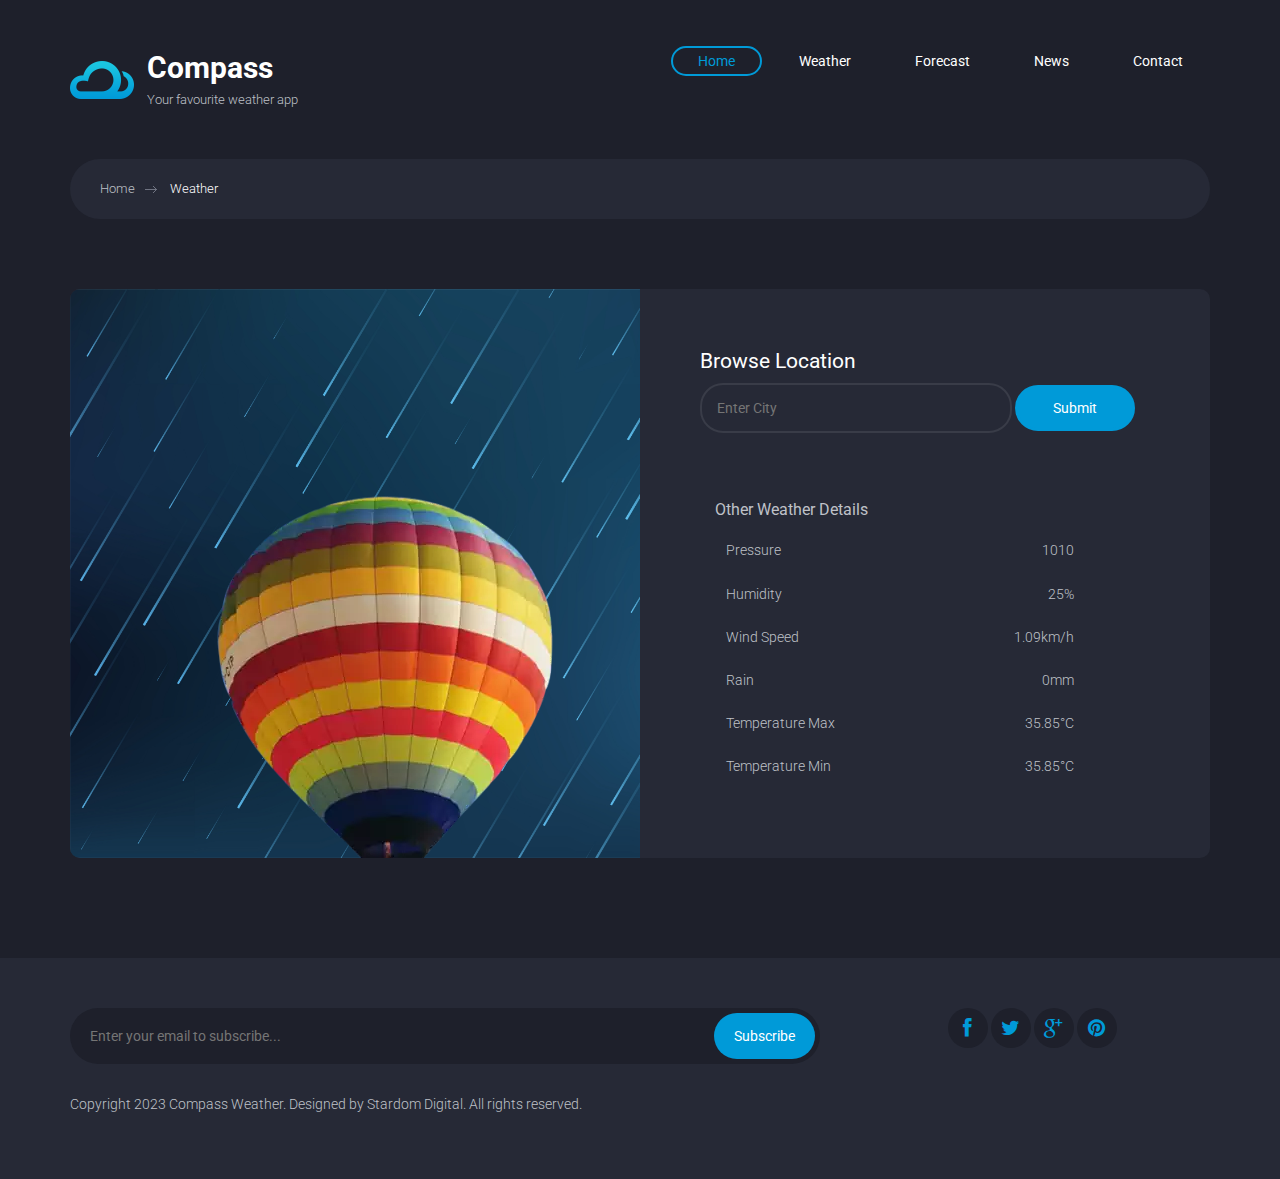
<file: weather.html>
<!DOCTYPE html>
<html lang="en">

<head>
	<meta charset="UTF-8">
	<meta http-equiv="X-UA-Compatible" content="IE=edge">
	<meta name="viewport" content="width=device-width, initial-scale=1.0,maximum-scale=1">

	<title>Compass Weather App</title>

	<!-- Loading third party fonts -->
	<link href="http://fonts.googleapis.com/css?family=Roboto:300,400,700|" rel="stylesheet" type="text/css">
	<link href="fonts/font-awesome.min.css" rel="stylesheet" type="text/css">

	<!-- Loading main css file -->
	<link rel="stylesheet" href="style.css">

	<!--[if lt IE 9]>
		<script src="js/ie-support/html5.js"></script>
		<script src="js/ie-support/respond.js"></script>
		<![endif]-->

</head>


<body>

	<div class="site-content">
		<div class="site-header">
			<div class="container">
				<a href="index.html" class="branding">
					<img src="images/logo.png" alt="" class="logo">
					<div class="logo-type">
						<h1 class="site-title">Compass</h1>
						<small class="site-description">Your favourite weather app</small>
					</div>
				</a>

				<!-- Default snippet for navigation -->
				<div class="main-navigation">
					<button type="button" class="menu-toggle"><i class="fa fa-bars"></i></button>
					<ul class="menu">
						<li class="menu-item current-menu-item"><a href="index.html">Home</a></li>
						<li class="menu-item"><a href="weather.html">Weather</a></li>
						<li class="menu-item"><a href="forecast.html">Forecast</a></li>
						<li class="menu-item"><a href="news.html">News</a></li>
						<li class="menu-item"><a href="contact.html">Contact</a></li>
					</ul> <!-- .menu -->
				</div> <!-- .main-navigation -->

				<div class="mobile-navigation"></div>

			</div>
		</div> <!-- .site-header -->

			<main class="main-content">
				<div class="container">
					<div class="breadcrumb">
						<a href="index.html">Home</a>
						<span>Weather</span>
					</div>
				</div>
<!-- 
				background-image: linear-gradient(#2196F3, #81D4FA);
				padding: 30px 20px 30px 50px; -->
				<div class="fullwidth-block">
					<div class="container">
						<div class="row">
							<div class="col-md-12">
								<div class="photo">
									<div class="photo-preview photo-detail">
										<img src="images/baloon.webp" alt="">
										<h1>35.85°C</h1>
										<h2>ADO-EKITI</h2>
										<p>Wed Mar 29 2023 12:50:14 GMT+0100 (West Africa Standard Time)</small>
										<img src="images/Cloud.png" alt="cloudy">
									</div>
									<div class="photo-details">
										<h2 class="photo-title"><a href="#">Browse Location</a></h2>
										<input class="wea-input" type="text" placeholder="Enter City">
										<button class="wea-btn">Submit</button>
										<div class="weather-info col-md-10">
											<h3 class="photo-title">Other Weather Details</h3>
											<ul>
												<li>Pressure <span>1010</span></li>
												<li>Humidity <span>25%</span></li>
												<li>Wind Speed <span>1.09km/h</span></li>
												<li>Rain <span>0mm</span></li>
												<li>Temperature Max <span>35.85°C</span></li>
												<li>Temperature Min <span>35.85°C</span></li>
											</ul>
										</div>
									</div>
								</div>
							</div>
						</div>
					</div>
				</div>
				
			</main> <!-- .main-content -->

			<footer class="site-footer">
				<div class="container">
					<div class="row">
						<div class="col-md-8">
							<form action="#" class="subscribe-form">
								<input type="text" placeholder="Enter your email to subscribe...">
								<input type="submit" value="Subscribe">
							</form>
						</div>
						<div class="col-md-3 col-md-offset-1">
							<div class="social-links">
								<a href="#"><i class="fa fa-facebook"></i></a>
								<a href="#"><i class="fa fa-twitter"></i></a>
								<a href="#"><i class="fa fa-google-plus"></i></a>
								<a href="#"><i class="fa fa-pinterest"></i></a>
							</div>
						</div>
					</div>

					<p class="colophon">Copyright 2023 Compass Weather. Designed by Stardom Digital. All rights reserved.</p>
				</div>
			</footer> <!-- .site-footer -->
		</div>
		
		<script src="js/jquery-1.11.1.min.js"></script>
		<script src="js/plugins.js"></script>
		<script src="js/app.js"></script>
		
	</body>

</html>
</file>
<file: style.css>
/*!
 * Project_Name: Weather
 * Author: Themezy
 * Email: contact[at]themezy.com
 * Url: http://www.themezy.com
 */
/*=========================================== 
 * Importing CSS Libraries
 *===========================================*/
article,
aside,
details,
figcaption,
figure,
footer,
header,
hgroup,
nav,
section,
summary {
  display: block; }

audio,
canvas,
video {
  display: inline-block; }

audio:not([controls]) {
  display: none;
  height: 0; }

[hidden], template {
  display: none; }

html {
  background: #fff;
  color: #000;
  -webkit-text-size-adjust: 100%;
  -ms-text-size-adjust: 100%; }

html,
button,
input,
select,
textarea {
  font-family: sans-serif; }

body {
  margin: 0; }

a {
  background: transparent; }
  a:focus {
    outline: thin dotted; }
  a:hover, a:active {
    outline: 0; }

h1 {
  font-size: 2em;
  margin: 0.67em 0; }

h2 {
  font-size: 1.5em;
  margin: 0.83em 0; }

h3 {
  font-size: 1.17em;
  margin: 1em 0; }

h4 {
  font-size: 1em;
  margin: 1.33em 0; }

h5 {
  font-size: 0.83em;
  margin: 1.67em 0; }

h6 {
  font-size: 0.75em;
  margin: 2.33em 0; }

abbr[title] {
  border-bottom: 1px dotted; }

b,
strong {
  font-weight: bold; }

dfn {
  font-style: italic; }

mark {
  background: #ff0;
  color: #000; }

code,
kbd,
pre,
samp {
  font-family: monospace, serif;
  font-size: 1em; }

pre {
  white-space: pre;
  white-space: pre-wrap;
  word-wrap: break-word; }

q {
  quotes: "\201C" "\201D" "\2018" "\2019"; }

q:before,
q:after {
  content: '';
  content: none; }

small {
  font-size: 80%; }

sub,
sup {
  font-size: 75%;
  line-height: 0;
  position: relative;
  vertical-align: baseline; }

sup {
  top: -0.5em; }

sub {
  bottom: -0.25em; }

img {
  border: 0; }

svg:not(:root) {
  overflow: hidden; }

figure {
  margin: 0; }

fieldset {
  border: 1px solid #c0c0c0;
  margin: 0 2px;
  padding: 0.35em 0.625em 0.75em; }

legend {
  border: 0;
  padding: 0;
  white-space: normal; }

button,
input,
select,
textarea {
  font-family: inherit;
  font-size: 100%;
  margin: 0;
  vertical-align: baseline; }

button,
input {
  line-height: normal; }

button,
select {
  text-transform: none; }

button,
html input[type="button"],
input[type="reset"],
input[type="submit"] {
  -webkit-appearance: button;
  cursor: pointer; }

button[disabled],
input[disabled] {
  cursor: default; }

input[type="checkbox"],
input[type="radio"] {
  box-sizing: border-box;
  padding: 0; }

input[type="search"] {
  -webkit-appearance: textfield;
  box-sizing: content-box; }

input[type="search"]::-webkit-search-cancel-button,
input[type="search"]::-webkit-search-decoration {
  -webkit-appearance: none; }

button::-moz-focus-inner, input::-moz-focus-inner {
  border: 0;
  padding: 0; }

textarea {
  overflow: auto;
  vertical-align: top; }

table {
  border-collapse: collapse;
  border-spacing: 0; }

*, *:before, *:after {
  box-sizing: border-box; }

/*
 * Global Styles
 */
html {
  font-size: 14px; }

body {
  color: #bfc1c8;
  font-family: "Roboto", "Open Sans", sans-serif;
  font-size: 14px;
  font-weight: 300;
  line-height: 1.5;
  background: #1e202b; }

h1, h2, h3, h4, h5, h6 {
  font-weight: 700;
  margin: 0 0 20px;
  line-height: normal; }

hr {
  border: none;
  border-bottom: 1px solid #777; }

ul, ol {
  margin: 0;
  padding-left: 0; }

a {
  text-decoration: none;
  color: #009ad8; }

address {
  font-style: normal; }

p {
  margin-top: 0; }

form input, form textarea, form select {
  outline: none;
  border: none;
  padding: 10px;
  border-radius: 30px; }
form select {
  -webkit-appearance: none;
  -moz-appearance: none;
  appearance: none; }
form textarea {
  resize: vertical; }

/*
 * Reusable Components Style
 */
.button, form input[type="submit"], form button, form input[type="reset"] {
  border: none;
  background: #009ad8;
  padding: 10px 20px;
  border-radius: 30px;
  color: white; }

.map {
  height: 220px; }

.container {
  margin-right: auto;
  margin-left: auto;
  padding-left: 15px;
  padding-right: 15px;
  *zoom: 1; }
  .container:after {
    content: " ";
    clear: both;
    display: block;
    overflow: hidden;
    height: 0; }
  @media (min-width: 768px) {
    .container {
      width: 750px; } }
  @media (min-width: 992px) {
    .container {
      width: 970px; } }
  @media (min-width: 1200px) {
    .container {
      width: 1170px; } }

.container-fluid {
  margin-right: auto;
  margin-left: auto;
  padding-left: 15px;
  padding-right: 15px;
  *zoom: 1; }
  .container-fluid:after {
    content: " ";
    clear: both;
    display: block;
    overflow: hidden;
    height: 0; }

.row {
  margin-left: -15px;
  margin-right: -15px;
  *zoom: 1; }
  .row:after {
    content: " ";
    clear: both;
    display: block;
    overflow: hidden;
    height: 0; }

.col-xs-1, .col-sm-1, .col-md-1, .col-lg-1, .col-xs-2, .col-sm-2, .col-md-2, .col-lg-2, .col-xs-3, .col-sm-3, .col-md-3, .col-lg-3, .col-xs-4, .col-sm-4, .col-md-4, .col-lg-4, .col-xs-5, .col-sm-5, .col-md-5, .col-lg-5, .col-xs-6, .col-sm-6, .col-md-6, .col-lg-6, .col-xs-7, .col-sm-7, .col-md-7, .col-lg-7, .col-xs-8, .col-sm-8, .col-md-8, .col-lg-8, .col-xs-9, .col-sm-9, .col-md-9, .col-lg-9, .col-xs-10, .col-sm-10, .col-md-10, .col-lg-10, .col-xs-11, .col-sm-11, .col-md-11, .col-lg-11, .col-xs-12, .col-sm-12, .col-md-12, .col-lg-12 {
  position: relative;
  min-height: 1px;
  padding-left: 15px;
  padding-right: 15px; }

.col-xs-1, .col-xs-2, .col-xs-3, .col-xs-4, .col-xs-5, .col-xs-6, .col-xs-7, .col-xs-8, .col-xs-9, .col-xs-10, .col-xs-11, .col-xs-12 {
  float: left; }

.col-xs-1 {
  width: 8.3333333333%; }

.col-xs-2 {
  width: 16.6666666667%; }

.col-xs-3 {
  width: 25%; }

.col-xs-4 {
  width: 33.3333333333%; }

.col-xs-5 {
  width: 41.6666666667%; }

.col-xs-6 {
  width: 50%; }

.col-xs-7 {
  width: 58.3333333333%; }

.col-xs-8 {
  width: 66.6666666667%; }

.col-xs-9 {
  width: 75%; }

.col-xs-10 {
  width: 83.3333333333%; }

.col-xs-11 {
  width: 91.6666666667%; }

.col-xs-12 {
  width: 100%; }

.col-xs-pull-0 {
  right: auto; }

.col-xs-pull-1 {
  right: 8.3333333333%; }

.col-xs-pull-2 {
  right: 16.6666666667%; }

.col-xs-pull-3 {
  right: 25%; }

.col-xs-pull-4 {
  right: 33.3333333333%; }

.col-xs-pull-5 {
  right: 41.6666666667%; }

.col-xs-pull-6 {
  right: 50%; }

.col-xs-pull-7 {
  right: 58.3333333333%; }

.col-xs-pull-8 {
  right: 66.6666666667%; }

.col-xs-pull-9 {
  right: 75%; }

.col-xs-pull-10 {
  right: 83.3333333333%; }

.col-xs-pull-11 {
  right: 91.6666666667%; }

.col-xs-pull-12 {
  right: 100%; }

.col-xs-push-0 {
  left: auto; }

.col-xs-push-1 {
  left: 8.3333333333%; }

.col-xs-push-2 {
  left: 16.6666666667%; }

.col-xs-push-3 {
  left: 25%; }

.col-xs-push-4 {
  left: 33.3333333333%; }

.col-xs-push-5 {
  left: 41.6666666667%; }

.col-xs-push-6 {
  left: 50%; }

.col-xs-push-7 {
  left: 58.3333333333%; }

.col-xs-push-8 {
  left: 66.6666666667%; }

.col-xs-push-9 {
  left: 75%; }

.col-xs-push-10 {
  left: 83.3333333333%; }

.col-xs-push-11 {
  left: 91.6666666667%; }

.col-xs-push-12 {
  left: 100%; }

.col-xs-offset-0 {
  margin-left: 0%; }

.col-xs-offset-1 {
  margin-left: 8.3333333333%; }

.col-xs-offset-2 {
  margin-left: 16.6666666667%; }

.col-xs-offset-3 {
  margin-left: 25%; }

.col-xs-offset-4 {
  margin-left: 33.3333333333%; }

.col-xs-offset-5 {
  margin-left: 41.6666666667%; }

.col-xs-offset-6 {
  margin-left: 50%; }

.col-xs-offset-7 {
  margin-left: 58.3333333333%; }

.col-xs-offset-8 {
  margin-left: 66.6666666667%; }

.col-xs-offset-9 {
  margin-left: 75%; }

.col-xs-offset-10 {
  margin-left: 83.3333333333%; }

.col-xs-offset-11 {
  margin-left: 91.6666666667%; }

.col-xs-offset-12 {
  margin-left: 100%; }

@media (min-width: 768px) {
  .col-sm-1, .col-sm-2, .col-sm-3, .col-sm-4, .col-sm-5, .col-sm-6, .col-sm-7, .col-sm-8, .col-sm-9, .col-sm-10, .col-sm-11, .col-sm-12 {
    float: left; }

  .col-sm-1 {
    width: 8.3333333333%; }

  .col-sm-2 {
    width: 16.6666666667%; }

  .col-sm-3 {
    width: 25%; }

  .col-sm-4 {
    width: 33.3333333333%; }

  .col-sm-5 {
    width: 41.6666666667%; }

  .col-sm-6 {
    width: 50%; }

  .col-sm-7 {
    width: 58.3333333333%; }

  .col-sm-8 {
    width: 66.6666666667%; }

  .col-sm-9 {
    width: 75%; }

  .col-sm-10 {
    width: 83.3333333333%; }

  .col-sm-11 {
    width: 91.6666666667%; }

  .col-sm-12 {
    width: 100%; }

  .col-sm-pull-0 {
    right: auto; }

  .col-sm-pull-1 {
    right: 8.3333333333%; }

  .col-sm-pull-2 {
    right: 16.6666666667%; }

  .col-sm-pull-3 {
    right: 25%; }

  .col-sm-pull-4 {
    right: 33.3333333333%; }

  .col-sm-pull-5 {
    right: 41.6666666667%; }

  .col-sm-pull-6 {
    right: 50%; }

  .col-sm-pull-7 {
    right: 58.3333333333%; }

  .col-sm-pull-8 {
    right: 66.6666666667%; }

  .col-sm-pull-9 {
    right: 75%; }

  .col-sm-pull-10 {
    right: 83.3333333333%; }

  .col-sm-pull-11 {
    right: 91.6666666667%; }

  .col-sm-pull-12 {
    right: 100%; }

  .col-sm-push-0 {
    left: auto; }

  .col-sm-push-1 {
    left: 8.3333333333%; }

  .col-sm-push-2 {
    left: 16.6666666667%; }

  .col-sm-push-3 {
    left: 25%; }

  .col-sm-push-4 {
    left: 33.3333333333%; }

  .col-sm-push-5 {
    left: 41.6666666667%; }

  .col-sm-push-6 {
    left: 50%; }

  .col-sm-push-7 {
    left: 58.3333333333%; }

  .col-sm-push-8 {
    left: 66.6666666667%; }

  .col-sm-push-9 {
    left: 75%; }

  .col-sm-push-10 {
    left: 83.3333333333%; }

  .col-sm-push-11 {
    left: 91.6666666667%; }

  .col-sm-push-12 {
    left: 100%; }

  .col-sm-offset-0 {
    margin-left: 0%; }

  .col-sm-offset-1 {
    margin-left: 8.3333333333%; }

  .col-sm-offset-2 {
    margin-left: 16.6666666667%; }

  .col-sm-offset-3 {
    margin-left: 25%; }

  .col-sm-offset-4 {
    margin-left: 33.3333333333%; }

  .col-sm-offset-5 {
    margin-left: 41.6666666667%; }

  .col-sm-offset-6 {
    margin-left: 50%; }

  .col-sm-offset-7 {
    margin-left: 58.3333333333%; }

  .col-sm-offset-8 {
    margin-left: 66.6666666667%; }

  .col-sm-offset-9 {
    margin-left: 75%; }

  .col-sm-offset-10 {
    margin-left: 83.3333333333%; }

  .col-sm-offset-11 {
    margin-left: 91.6666666667%; }

  .col-sm-offset-12 {
    margin-left: 100%; } }
@media (min-width: 992px) {
  .col-md-1, .col-md-2, .col-md-3, .col-md-4, .col-md-5, .col-md-6, .col-md-7, .col-md-8, .col-md-9, .col-md-10, .col-md-11, .col-md-12 {
    float: left; }

  .col-md-1 {
    width: 8.3333333333%; }

  .col-md-2 {
    width: 16.6666666667%; }

  .col-md-3 {
    width: 25%; }

  .col-md-4 {
    width: 33.3333333333%; }

  .col-md-5 {
    width: 41.6666666667%; }

  .col-md-6 {
    width: 50%; }

  .col-md-7 {
    width: 58.3333333333%; }

  .col-md-8 {
    width: 66.6666666667%; }

  .col-md-9 {
    width: 75%; }

  .col-md-10 {
    width: 83.3333333333%; }

  .col-md-11 {
    width: 91.6666666667%; }

  .col-md-12 {
    width: 100%; }

  .col-md-pull-0 {
    right: auto; }

  .col-md-pull-1 {
    right: 8.3333333333%; }

  .col-md-pull-2 {
    right: 16.6666666667%; }

  .col-md-pull-3 {
    right: 25%; }

  .col-md-pull-4 {
    right: 33.3333333333%; }

  .col-md-pull-5 {
    right: 41.6666666667%; }

  .col-md-pull-6 {
    right: 50%; }

  .col-md-pull-7 {
    right: 58.3333333333%; }

  .col-md-pull-8 {
    right: 66.6666666667%; }

  .col-md-pull-9 {
    right: 75%; }

  .col-md-pull-10 {
    right: 83.3333333333%; }

  .col-md-pull-11 {
    right: 91.6666666667%; }

  .col-md-pull-12 {
    right: 100%; }

  .col-md-push-0 {
    left: auto; }

  .col-md-push-1 {
    left: 8.3333333333%; }

  .col-md-push-2 {
    left: 16.6666666667%; }

  .col-md-push-3 {
    left: 25%; }

  .col-md-push-4 {
    left: 33.3333333333%; }

  .col-md-push-5 {
    left: 41.6666666667%; }

  .col-md-push-6 {
    left: 50%; }

  .col-md-push-7 {
    left: 58.3333333333%; }

  .col-md-push-8 {
    left: 66.6666666667%; }

  .col-md-push-9 {
    left: 75%; }

  .col-md-push-10 {
    left: 83.3333333333%; }

  .col-md-push-11 {
    left: 91.6666666667%; }

  .col-md-push-12 {
    left: 100%; }

  .col-md-offset-0 {
    margin-left: 0%; }

  .col-md-offset-1 {
    margin-left: 8.3333333333%; }

  .col-md-offset-2 {
    margin-left: 16.6666666667%; }

  .col-md-offset-3 {
    margin-left: 25%; }

  .col-md-offset-4 {
    margin-left: 33.3333333333%; }

  .col-md-offset-5 {
    margin-left: 41.6666666667%; }

  .col-md-offset-6 {
    margin-left: 50%; }

  .col-md-offset-7 {
    margin-left: 58.3333333333%; }

  .col-md-offset-8 {
    margin-left: 66.6666666667%; }

  .col-md-offset-9 {
    margin-left: 75%; }

  .col-md-offset-10 {
    margin-left: 83.3333333333%; }

  .col-md-offset-11 {
    margin-left: 91.6666666667%; }

  .col-md-offset-12 {
    margin-left: 100%; } }
@media (min-width: 1200px) {
  .col-lg-1, .col-lg-2, .col-lg-3, .col-lg-4, .col-lg-5, .col-lg-6, .col-lg-7, .col-lg-8, .col-lg-9, .col-lg-10, .col-lg-11, .col-lg-12 {
    float: left; }

  .col-lg-1 {
    width: 8.3333333333%; }

  .col-lg-2 {
    width: 16.6666666667%; }

  .col-lg-3 {
    width: 25%; }

  .col-lg-4 {
    width: 33.3333333333%; }

  .col-lg-5 {
    width: 41.6666666667%; }

  .col-lg-6 {
    width: 50%; }

  .col-lg-7 {
    width: 58.3333333333%; }

  .col-lg-8 {
    width: 66.6666666667%; }

  .col-lg-9 {
    width: 75%; }

  .col-lg-10 {
    width: 83.3333333333%; }

  .col-lg-11 {
    width: 91.6666666667%; }

  .col-lg-12 {
    width: 100%; }

  .col-lg-pull-0 {
    right: auto; }

  .col-lg-pull-1 {
    right: 8.3333333333%; }

  .col-lg-pull-2 {
    right: 16.6666666667%; }

  .col-lg-pull-3 {
    right: 25%; }

  .col-lg-pull-4 {
    right: 33.3333333333%; }

  .col-lg-pull-5 {
    right: 41.6666666667%; }

  .col-lg-pull-6 {
    right: 50%; }

  .col-lg-pull-7 {
    right: 58.3333333333%; }

  .col-lg-pull-8 {
    right: 66.6666666667%; }

  .col-lg-pull-9 {
    right: 75%; }

  .col-lg-pull-10 {
    right: 83.3333333333%; }

  .col-lg-pull-11 {
    right: 91.6666666667%; }

  .col-lg-pull-12 {
    right: 100%; }

  .col-lg-push-0 {
    left: auto; }

  .col-lg-push-1 {
    left: 8.3333333333%; }

  .col-lg-push-2 {
    left: 16.6666666667%; }

  .col-lg-push-3 {
    left: 25%; }

  .col-lg-push-4 {
    left: 33.3333333333%; }

  .col-lg-push-5 {
    left: 41.6666666667%; }

  .col-lg-push-6 {
    left: 50%; }

  .col-lg-push-7 {
    left: 58.3333333333%; }

  .col-lg-push-8 {
    left: 66.6666666667%; }

  .col-lg-push-9 {
    left: 75%; }

  .col-lg-push-10 {
    left: 83.3333333333%; }

  .col-lg-push-11 {
    left: 91.6666666667%; }

  .col-lg-push-12 {
    left: 100%; }

  .col-lg-offset-0 {
    margin-left: 0%; }

  .col-lg-offset-1 {
    margin-left: 8.3333333333%; }

  .col-lg-offset-2 {
    margin-left: 16.6666666667%; }

  .col-lg-offset-3 {
    margin-left: 25%; }

  .col-lg-offset-4 {
    margin-left: 33.3333333333%; }

  .col-lg-offset-5 {
    margin-left: 41.6666666667%; }

  .col-lg-offset-6 {
    margin-left: 50%; }

  .col-lg-offset-7 {
    margin-left: 58.3333333333%; }

  .col-lg-offset-8 {
    margin-left: 66.6666666667%; }

  .col-lg-offset-9 {
    margin-left: 75%; }

  .col-lg-offset-10 {
    margin-left: 83.3333333333%; }

  .col-lg-offset-11 {
    margin-left: 91.6666666667%; }

  .col-lg-offset-12 {
    margin-left: 100%; } }
@-ms-viewport {
  width: device-width; }
.visible-xs, .visible-sm, .visible-md, .visible-lg {
  display: none !important; }

.visible-xs-block,
.visible-xs-inline,
.visible-xs-inline-block,
.visible-sm-block,
.visible-sm-inline,
.visible-sm-inline-block,
.visible-md-block,
.visible-md-inline,
.visible-md-inline-block,
.visible-lg-block,
.visible-lg-inline,
.visible-lg-inline-block {
  display: none !important; }

@media (max-width: 767px) {
  .visible-xs {
    display: block !important; }

  table.visible-xs {
    display: table; }

  tr.visible-xs {
    display: table-row !important; }

  th.visible-xs,
  td.visible-xs {
    display: table-cell !important; } }
@media (max-width: 767px) {
  .visible-xs-block {
    display: block !important; } }

@media (max-width: 767px) {
  .visible-xs-inline {
    display: inline !important; } }

@media (max-width: 767px) {
  .visible-xs-inline-block {
    display: inline-block !important; } }

@media (min-width: 768px) and (max-width: 991px) {
  .visible-sm {
    display: block !important; }

  table.visible-sm {
    display: table; }

  tr.visible-sm {
    display: table-row !important; }

  th.visible-sm,
  td.visible-sm {
    display: table-cell !important; } }
@media (min-width: 768px) and (max-width: 991px) {
  .visible-sm-block {
    display: block !important; } }

@media (min-width: 768px) and (max-width: 991px) {
  .visible-sm-inline {
    display: inline !important; } }

@media (min-width: 768px) and (max-width: 991px) {
  .visible-sm-inline-block {
    display: inline-block !important; } }

@media (min-width: 992px) and (max-width: 1199px) {
  .visible-md {
    display: block !important; }

  table.visible-md {
    display: table; }

  tr.visible-md {
    display: table-row !important; }

  th.visible-md,
  td.visible-md {
    display: table-cell !important; } }
@media (min-width: 992px) and (max-width: 1199px) {
  .visible-md-block {
    display: block !important; } }

@media (min-width: 992px) and (max-width: 1199px) {
  .visible-md-inline {
    display: inline !important; } }

@media (min-width: 992px) and (max-width: 1199px) {
  .visible-md-inline-block {
    display: inline-block !important; } }

@media (min-width: 1200px) {
  .visible-lg {
    display: block !important; }

  table.visible-lg {
    display: table; }

  tr.visible-lg {
    display: table-row !important; }

  th.visible-lg,
  td.visible-lg {
    display: table-cell !important; } }
@media (min-width: 1200px) {
  .visible-lg-block {
    display: block !important; } }

@media (min-width: 1200px) {
  .visible-lg-inline {
    display: inline !important; } }

@media (min-width: 1200px) {
  .visible-lg-inline-block {
    display: inline-block !important; } }

@media (max-width: 767px) {
  .hidden-xs {
    display: none !important; } }
@media (min-width: 768px) and (max-width: 991px) {
  .hidden-sm {
    display: none !important; } }
@media (min-width: 992px) and (max-width: 1199px) {
  .hidden-md {
    display: none !important; } }
@media (min-width: 1200px) {
  .hidden-lg {
    display: none !important; } }
.visible-print {
  display: none !important; }

@media print {
  .visible-print {
    display: block !important; }

  table.visible-print {
    display: table; }

  tr.visible-print {
    display: table-row !important; }

  th.visible-print,
  td.visible-print {
    display: table-cell !important; } }
.visible-print-block {
  display: none !important; }
  @media print {
    .visible-print-block {
      display: block !important; } }

.visible-print-inline {
  display: none !important; }
  @media print {
    .visible-print-inline {
      display: inline !important; } }

.visible-print-inline-block {
  display: none !important; }
  @media print {
    .visible-print-inline-block {
      display: inline-block !important; } }

@media print {
  .hidden-print {
    display: none !important; } }
/*
 * Header Styles
 */
.site-header {
  padding: 50px 0; }
  .site-header .branding {
    float: left; }
    .site-header .branding .logo, .site-header .branding .logo-type {
      display: inline-block;
      vertical-align: middle; }
    .site-header .branding .logo {
      margin-right: 10px; }
    .site-header .branding .site-title {
      margin-bottom: 5px;
      font-size: 16px;
      font-size: 2.1428571429em;
      color: white; }
    .site-header .branding .site-description {
      font-size: 10px;
      font-size: 0.9142857143em;
      display: block;
      color: #bfc1c8; }

.main-navigation {
  float: right; }
  .main-navigation .menu-toggle, .main-navigation .menu {
    vertical-align: middle; }
  .main-navigation .menu-toggle {
    background: none;
    border: 2px solid transparent;
    color: white;
    padding: 20px;
    border-radius: 40px;
    -webkit-transition: .3s ease;
            transition: .3s ease;
    display: none;
    outline: none; }
    @media screen and (max-width: 990px) {
      .main-navigation .menu-toggle {
        display: inline-block; } }
    .main-navigation .menu-toggle:hover, .main-navigation .menu-toggle:active {
      border-color: #009ad8;
      color: #009ad8; }
  .main-navigation .menu {
    list-style: none;
    display: inline-block;
    *zoom: 1; }
    .main-navigation .menu:after {
      content: " ";
      clear: both;
      display: block;
      overflow: hidden;
      height: 0; }
    @media screen and (max-width: 990px) {
      .main-navigation .menu {
        display: none; } }
    .main-navigation .menu .menu-item {
      float: left;
      margin-left: 10px; }
      .main-navigation .menu .menu-item a {
        padding: 5px 25px;
        border: 2px solid transparent;
        border-radius: 30px;
        color: white;
        -webkit-transition: .3s ease;
                transition: .3s ease;
        font-weight: 400; }
      .main-navigation .menu .menu-item.current-menu-item a, .main-navigation .menu .menu-item:hover a {
        border-color: #009ad8;
        color: #009ad8; }

.mobile-navigation {
  padding: 30px 0 0;
  clear: both;
  display: none; }
  @media screen and (min-width: 991px) {
    .mobile-navigation {
      display: none !important; } }
  .mobile-navigation .menu {
    background: #262936;
    list-style: none;
    text-align: center;
    border-radius: 10px;
    overflow: hidden; }
    .mobile-navigation .menu a {
      padding: 20px;
      display: block;
      color: white; }
    .mobile-navigation .menu .menu-item {
      border-bottom: 1px solid rgba(255, 255, 255, 0.1); }
      .mobile-navigation .menu .menu-item:last-child {
        border-bottom: none; }
      .mobile-navigation .menu .menu-item.current-menu-item a {
        color: #009ad8; }

.hero {
  background-size: cover;
  padding: 70px 0;
  min-height: 350px; }

.find-location {
  position: relative;
  margin-bottom: 70px; }
  .find-location input[type="text"] {
    width: 100%;
    padding: 20px 50px 20px 20px;
    background: #1e202b;
    color: white; }
  .find-location input[type="submit"] {
    position: absolute;
    top: 5px;
    right: 5px;
    bottom: 5px;
    padding: 0 40px; }

.forecast-container {
  width: 100%;
  background: #323544;
  display: table;
  table-layout: fixed;
  width: 100%;
  overflow: hidden;
  border-radius: 10px;
  margin-top: -150px;
  margin-bottom: 50px; }
  .forecast-container .forecast {
    display: table-cell;
    vertical-align: top; }
    .forecast-container .forecast:nth-child(even) {
      background-color: #262936; }
    @media screen and (max-width: 990px) {
      .forecast-container .forecast {
        display: block;
        width: 33%;
        float: left; } }
    .forecast-container .forecast.today {
      width: 420px; }
      .forecast-container .forecast.today .forecast-header {
        *zoom: 1; }
        .forecast-container .forecast.today .forecast-header:after {
          content: " ";
          clear: both;
          display: block;
          overflow: hidden;
          height: 0; }
        .forecast-container .forecast.today .forecast-header .day {
          float: left; }
        .forecast-container .forecast.today .forecast-header .date {
          float: right; }
      .forecast-container .forecast.today .forecast-content {
        text-align: left;
        padding-top: 30px;
        padding-bottom: 30px; }
      .forecast-container .forecast.today .location {
        font-size: 18px;
        font-size: 1.2857142857em;
        font-weight: 400; }
      .forecast-container .forecast.today .degree .num, .forecast-container .forecast.today .degree .forecast-icon {
        display: inline-block;
        vertical-align: middle; }
      .forecast-container .forecast.today .degree .num {
        font-size: 90px;
        font-size: 6.4285714286rem;
        margin-right: 30px; }
      .forecast-container .forecast.today span {
        margin-right: 20px; }
        .forecast-container .forecast.today span img {
          margin-right: 5px;
          vertical-align: middle; }
      @media screen and (max-width: 990px) {
        .forecast-container .forecast.today {
          display: block;
          width: 100%; } }
    .forecast-container .forecast .forecast-header {
      background: rgba(0, 0, 0, 0.1);
      padding: 10px;
      text-align: center;
      font-weight: 400; }
    .forecast-container .forecast .forecast-icon {
      height: 50px; }
    .forecast-container .forecast .forecast-content {
      padding: 50px 20px 10px;
      text-align: center; }
      .forecast-container .forecast .forecast-content .forecast-icon {
        margin-bottom: 20px; }
      .forecast-container .forecast .forecast-content .degree {
        font-size: 24px;
        font-size: 1.7142857143em;
        color: white;
        font-weight: 700; }
      .forecast-container .forecast .forecast-content small {
        font-size: 16px;
        font-size: 1.1428571429em; }

.fullwidth-block {
  padding: 70px 0; }
  .fullwidth-block .section-title {
    font-size: 36px;
    font-size: 2.5714285714em;
    font-weight: 300;
    color: white; }

.filter {
  margin-bottom: 30px; }

.filter-control {
  border: 2px solid #262936;
  padding: 5px 5px 5px 20px;
  border-radius: 30px;
  display: inline-block;
  white-space: nowrap; }
  .filter-control label {
    margin-right: 10px;
    display: inline-block;
    padding: 10px;
    vertical-align: middle; }

.select.control {
  background: #262936;
  border-radius: 40px;
  overflow: hidden;
  display: inline-block;
  vertical-align: middle;
  padding-right: 30px;
  position: relative; }
  .select.control:after {
    content: " ";
    width: 7px;
    height: 9px;
    background: url(images/arrow-down.png);
    position: absolute;
    right: 10px;
    top: 0;
    bottom: 0;
    margin: auto;
    display: block;
    z-index: 1; }
  .select.control select {
    padding: 10px 30px;
    width: 110%;
    border: none;
    background: none;
    outline: none;
    appearance: none;
    -webkit-appearance: none;
    color: white; }

.live-camera {
  margin-bottom: 30px; }
  .live-camera .live-camera-cover {
    position: relative;
    margin-bottom: 20px;
    cursor: pointer; }
    .live-camera .live-camera-cover:after {
      content: " ";
      width: 45px;
      height: 45px;
      position: absolute;
      left: 0;
      right: 0;
      top: 0;
      bottom: 0;
      margin: auto;
      background: url(images/play-button.png); }
    .live-camera .live-camera-cover img {
      display: block;
      width: 100%;
      height: auto;
      max-width: 100%;
      border-radius: 5px; }
  .live-camera .location {
    margin-bottom: 5px;
    color: white;
    font-weight: 300; }

.news {
  padding-left: 100px;
  position: relative; }
  .news:after {
    content: " ";
    width: 12px;
    height: 7px;
    background: url(images/arrow.png);
    display: block; }
  .news .date {
    position: absolute;
    top: 0;
    left: 0;
    color: #009ad8;
    font-size: 24px;
    font-size: 1.7142857143em; }
  .news h3 {
    font-size: 14px;
    font-size: 1em; }
    .news h3 a {
      color: white; }

.arrow-feature {
  list-style-type: none; }
  .arrow-feature li {
    position: relative;
    padding-left: 30px; }
    .arrow-feature li:before {
      content: " ";
      width: 12px;
      height: 7px;
      background: url(images/arrow.png);
      position: absolute;
      left: 0;
      top: 5px; }
    .arrow-feature li h3 {
      font-size: 14px;
      font-size: 1em;
      color: white; }

.arrow-list {
  list-style-image: url(images/arrow.png);
  list-style-position: inside; }
  .arrow-list li {
    padding: 10px 0;
    border-bottom: 1px solid rgba(255, 255, 255, 0.1); }
    .arrow-list li:last-child {
      border-bottom: none; }
  .arrow-list a {
    color: white; }
    .arrow-list a:hover {
      color: #009ad8; }

.photo-grid {
  margin: 0 -5px; }
  .photo-grid a {
    width: 33.333%;
    padding: 5px;
    float: left; }
    .photo-grid a img {
      display: block;
      width: 100%;
      max-width: 100%;
      height: auto; }

.breadcrumb {
  background: #262936;
  border-radius: 40px;
  padding: 20px 30px;
  font-size: 13px;
  font-size: 0.9285714286em; }
  .breadcrumb a {
    color: #bfc1c8; }
    .breadcrumb a:after {
      content: " ";
      display: inline-block;
      vertical-align: middle;
      width: 12px;
      height: 7px;
      background: url(images/arrow-gray.png) no-repeat;
      margin: 0 10px; }
    .breadcrumb a:hover {
      text-decoration: underline; }
  .breadcrumb span {
    color: white; }

.post {
  padding: 50px 0;
  border-bottom: 1px solid rgba(255, 255, 255, 0.1); }
  .post.single {
    border-bottom: none; }
  .post:first-child {
    padding-top: 0; }
  .post .entry-title {
    font-size: 30px;
    font-size: 2.1428571429em;
    font-weight: 300;
    color: white; }
  .post .featured-image {
    margin-bottom: 20px; }
    .post .featured-image img {
      width: 100%;
      max-width: 100%;
      height: auto;
      border-radius: 5px;
      display: block; }
  .post p {
    margin-bottom: 30px; }

.entry-content blockquote {
  margin-left: 50px;
  padding-left: 50px;
  position: relative; }
  .entry-content blockquote:before {
    content: " ";
    width: 30px;
    height: 23px;
    background: url(images/quote.png);
    position: absolute;
    top: 0;
    left: 0; }
  .entry-content blockquote p {
    font-size: 24px;
    font-size: 1.7142857143rem;
    color: #009ad8; }

.photo {
  position: relative;
  padding-left: 50%;
  min-height: 190px;
  border-radius: 10px;
  overflow: hidden;
  background: #262936;
  margin-bottom: 30px; 
  padding-bottom: 70px;
  padding-top: 30px;
}

  .photo .photo-preview {
    background-image: url('images/banner3.jpg');
    padding: 180px 60px 120px 60px;
    position: absolute;
    color: white;
    width: 50%;
    left: 0;
    top: 0;
    bottom: 0;
    background-size: cover; }
  .photo .photo-preview .baloon {
    width: 300px;
    height: 300px;
  }
  .photo .photo-preview h1 {
    font-size: 70px;
  }
  .photo .photo-preview h2 {
    font-size: 30px;
  }
  .cloudy {
    width: 50px;
    height: 50px;
  }
  .photo .photo-details {
    padding: 30px 30px 30px 60px; }
  .photo .photo-title {
    margin-bottom: 10px;
    font-weight: 400; }
    .photo .photo-title a {
      color: white; 
  }

    /* Weather Info */
    .wea-input {
      width: 65%;
      padding: 15px;
      margin-bottom: 10px;
      color: white;
      border: 2px solid #393c48;
      background: transparent;
      border-radius: 23px;
    }
  
    .wea-input:hover {
      border-color: #009ad8;
    }
  
    .wea-btn {
      background: #009ad8;
      color: white;
      padding: 12px 11px 12px 10px;
      font-weight: 400;
      width: 25%;
      border: 3px solid #009ad8;
      border-radius: 23px;
    }
  
    .weather-info {
      margin-top: 12%;
      /* margin-bottom: 12%; */
    }
  
    .weather-info ul {
      list-style-type: none;
    }
  
    .weather-info ul li {
      padding: 3%;
    }
  
    .weather-info ul li span {
      float: right;
    }

     @media screen and (max-width: 990px) {
       .photo {
         /* position: relative; */
         padding-left: 0% !important;
         min-height: 190px;
         border-radius: 10px;
         overflow: hidden;
         background: #262936;
         margin-bottom: 30px;
         padding-bottom: 10px;
         /* padding-top: 30px; */
         /* display: block; */
       }
  
       .photo .photo-preview {
         background-image: url('images/banner3.jpg');
         /* padding: 180px 60px 120px 60px; */
         /* position: absolute; */
         color: white;
         width: 100%;
         height: 38%;
         left: 0;
         top: 0;
         bottom: 0;
         background-size: cover;
       }

      .photo-detail-item {
        margin-top: -50%;
       }

      .photo-detail-item p {
        font-size: 18px;
      }

      /* p {
        font-size: 16px;
      } */
      a {
        font-size: 16px;
      }
      span {
        font-size: 16px;
      }
      /* input {
        font-size: 16px;
      } */
      .colophon {
        padding: 10px;
      }
  
       .photo .photo-preview .baloon {
         width: 300px;
         height: 300px;
       }
  
       .photo .photo-preview h1 {
         font-size: 70px;
       }
  
       .photo .photo-preview h2 {
         font-size: 30px;
       }
  
       .cloudy {
         width: 50px;
         height: 50px;
       }
  
       .photo .photo-details {
         padding: 30px 20px 30px 20px;
         width: 100%;
         margin-top: 100%;
         /* display: initial; */
       }
  
       .photo .photo-title {
         /* margin-bottom: 20px; */
         padding: 20px 0 20px 0;
         font-size: 20px;
         /* font-weight: 400; */
       }

      .weather-info ul li {
        font-size: 18px;
        /* font-weight: 400; */
      }
  
       .photo .photo-title a {
         color: white;
       }

      /* Weather Info */
      .wea-input {
        width: 100%;
        padding: 15px;
        margin-bottom: 10px;
        color: white;
        border: 2px solid #393c48;
        background: transparent;
        border-radius: 23px;
        font-size: 18px;
      }

      .wea-input:hover {
        border-color: #009ad8;
      }

      .wea-btn {
        background: #009ad8;
        color: white;
        padding: 12px 11px 12px 10px;
        font-size: 18px;
        width: 30%;
        border: 3px solid #009ad8;
        border-radius: 23px;
      }

      .weather-info {
        margin-top: 12%;
        /* margin-bottom: 12%; */
      }

      .weather-info ul {
        list-style-type: none;
      }

      .weather-info ul li {
        /* padding: 3%; */
      }

      .weather-info ul li span {
        float: right;
      }
     }

.star-rating {
  float: none;
  overflow: hidden;
  position: relative;
  height: 15px;
  line-height: 15px;
  font-size: 16px;
  width: 100px;
  font-family: 'FontAwesome'; }
  .star-rating:before {
    content: "\f005\f005\f005\f005\f005";
    color: #1e202b;
    float: left;
    top: 0;
    left: 0;
    position: absolute; }
  .star-rating span {
    overflow: hidden;
    float: left;
    top: 0;
    left: 0;
    position: absolute;
    padding-top: 1.5em;
    color: #009ad8;
    font-size: 16px; }
  .star-rating span:before {
    content: "\f005\f005\f005\f005\f005";
    top: 0;
    position: absolute;
    left: 0; }

.contact-details {
  background: #262936;
  border-radius: 10px;
  overflow: hidden; }
  .contact-details .map {
    border-top-left-radius: 10px;
    border-top-right-radius: 10px; }
  .contact-details .contact-info {
    padding: 20px; }
  .contact-details address {
    padding-left: 30px;
    position: relative; }
    .contact-details address img {
      position: absolute;
      left: 0;
      top: 0; }
  .contact-details a {
    margin-right: 20px;
    color: #bfc1c8; }
    .contact-details a img {
      margin-right: 10px;
      vertical-align: middle; }

.contact-form [class*="col"] {
  padding: 0 5px; }
.contact-form .row {
  margin: 0 -5px; }
.contact-form input:not([type="submit"]), .contact-form textarea {
  width: 100%;
  padding: 15px;
  margin-bottom: 10px;
  color: white;
  border: 2px solid #393c48;
  background: transparent; }
  .contact-form input:not([type="submit"]):hover, .contact-form input:not([type="submit"]):focus, .contact-form textarea:hover, .contact-form textarea:focus {
    border-color: #009ad8; }
.contact-form textarea {
  min-height: 150px; }
.contact-form .text-right {
  text-align: right; }

.sidebar .widget {
  background: #262936;
  border-radius: 10px;
  padding: 20px;
  margin-bottom: 30px; }
  .sidebar .widget .widget-title {
    font-size: 24px;
    font-size: 1.7142857143em;
    margin-bottom: 20px;
    font-weight: 300; }
  .sidebar .widget .arrow-list li {
    border: none; }
  .sidebar .widget.top-rated {
    padding: 0; }
    .sidebar .widget.top-rated .widget-title {
      padding: 20px 20px 0; }
    .sidebar .widget.top-rated ul {
      list-style: none; }
      .sidebar .widget.top-rated ul li {
        border-bottom: 1px solid rgba(255, 255, 255, 0.1);
        padding: 10px 20px; }
        .sidebar .widget.top-rated ul li:last-child {
          border-bottom: none; }
    .sidebar .widget.top-rated .entry-title {
      font-size: 14px;
      font-size: 1em;
      margin-bottom: 5px;
      font-weight: 300; }
      .sidebar .widget.top-rated .entry-title a {
        color: #bfc1c8; }
    .sidebar .widget.top-rated .rating strong {
      color: #009ad8; }

/*
 * Footer Styles
 */
.site-footer {
  background: #262936;
  padding: 50px 0; }
  .site-footer .subscribe-form {
    position: relative;
    margin-bottom: 30px; }
    .site-footer .subscribe-form input[type="text"] {
      padding: 20px 100px 20px 20px;
      background: #1e202b;
      width: 100%;
      color: white; }
    .site-footer .subscribe-form input[type="submit"] {
      position: absolute;
      right: 5px;
      top: 5px;
      bottom: 5px; }
  .site-footer .social-links a {
    width: 40px;
    height: 40px;
    display: inline-block;
    border-radius: 50%;
    background: #1e202b;
    color: #009ad8;
    text-align: center;
    line-height: 2;
    -webkit-transition: .3s ease;
            transition: .3s ease;
    font-size: 20px;
    font-size: 1.4285714286em; }
    .site-footer .social-links a:hover {
      background: #009ad8;
      color: white; }

/* #1e202b */
/* #bfc1c8 */
/* #838386 */

  df-messenger {
    --df-messenger-bot-message: #009ad8;
    --df-messenger-button-titlebar-color: #009ad8;
    --df-messenger-chat-background-color: #1e202b;
    --df-messenger-from-user-df-message-text: #1e202b;
    --df-messenger-from-bot-df-message-text: #ffffff;
    /* --df-messenger-font-color: white; */
    --df-messenger-send-icon: #009ad8;
    --df-messenger-user-message: #ababad;
  }
</file>
